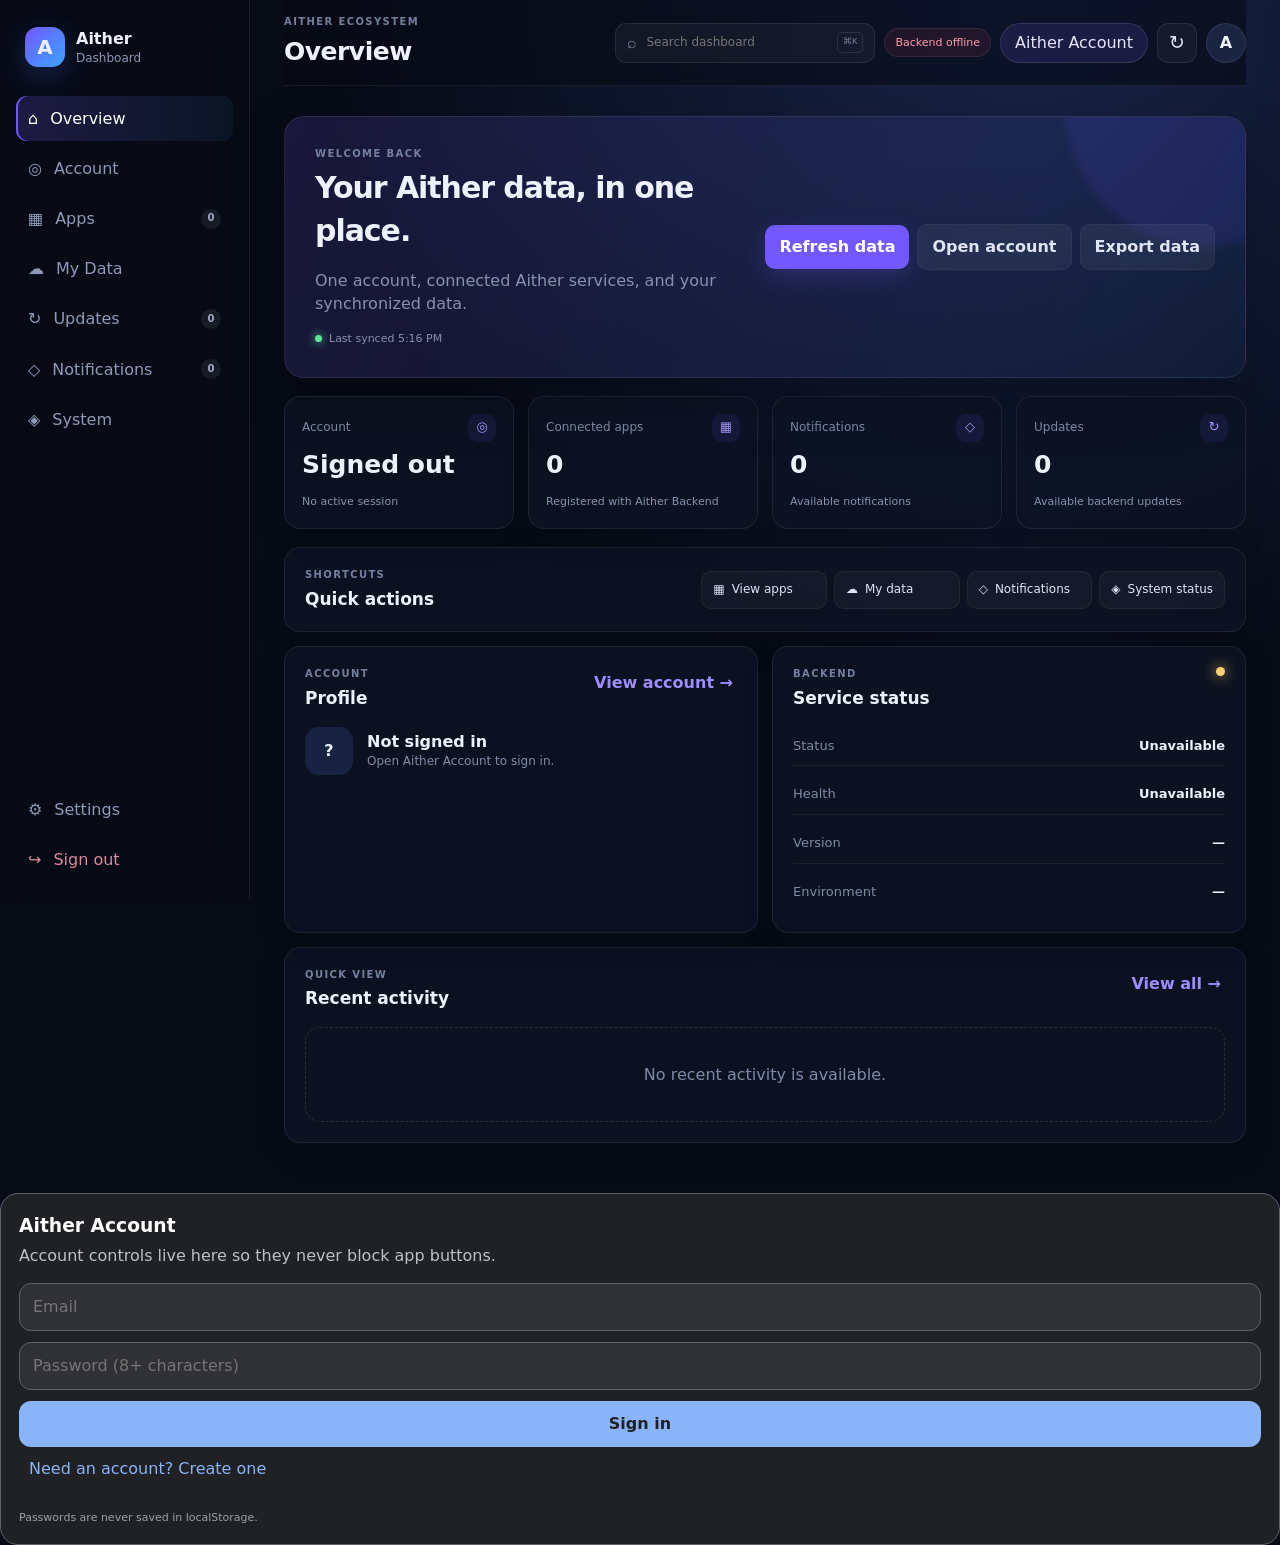
<file: index.html>
<!doctype html>
<html lang="en">
<head>
<meta charset="utf-8">
<meta name="viewport" content="width=device-width,initial-scale=1,viewport-fit=cover">
<meta name="theme-color" content="#0b1020">
<meta name="description" content="Aither Dashboard — your connected Aither account and backend data in one place.">
<link rel="icon" href="./aither-icon.svg" type="image/svg+xml">
<link rel="apple-touch-icon" href="./aither-icon.svg">
<title>Aither Dashboard</title>
<link rel="stylesheet" href="styles.css?v=20260907-3">
</head>
<body>
<div class="app-shell">
<aside class="sidebar" id="sidebar">
  <div class="brand"><div class="brand-mark">A</div><div><strong>Aither</strong><span>Dashboard</span></div></div>
  <nav aria-label="Dashboard navigation">
    <button class="nav-item active" data-view="overview">⌂ <span>Overview</span></button>
    <button class="nav-item" data-view="account">◎ <span>Account</span></button>
    <button class="nav-item" data-view="apps">▦ <span>Apps</span><b class="nav-badge" id="appsBadge">0</b></button>
    <button class="nav-item" data-view="data">☁ <span>My Data</span></button>
    <button class="nav-item" data-view="updates">↻ <span>Updates</span><b class="nav-badge" id="updatesBadge">0</b></button>
    <button class="nav-item" data-view="notifications">◇ <span>Notifications</span><b class="nav-badge" id="notificationsBadge">0</b></button>
    <button class="nav-item" data-view="system">◈ <span>System</span></button>
  </nav>
  <div class="sidebar-bottom">
    <button id="settingsBtn" class="nav-item">⚙ <span>Settings</span></button>
    <button id="logoutBtn" class="nav-item danger">↪ <span>Sign out</span></button>
  </div>
</aside>
<div class="sidebar-backdrop" id="sidebarBackdrop" aria-hidden="true"></div>
<main class="main">
<header class="topbar">
  <button class="mobile-menu" id="menuBtn" aria-label="Open navigation" aria-controls="sidebar" aria-expanded="false">☰</button>
  <div><p class="eyebrow">AITHER ECOSYSTEM</p><h1 id="pageTitle">Overview</h1></div>
  <div class="top-actions">
    <div class="search-wrap"><span>⌕</span><input id="globalSearch" type="search" placeholder="Search dashboard" aria-label="Search dashboard"><kbd>⌘K</kbd></div>
    <span id="connectionPill" class="pill muted">Checking…</span>
    <button id="accountButton" class="account-button" type="button">Aither Account</button>
    <button id="refreshBtn" class="icon-btn" title="Refresh" aria-label="Refresh">↻</button>
    <div class="avatar" id="avatar" aria-label="Account">A</div>
  </div>
</header>
<section id="view-overview" class="view active-view">
  <div class="hero">
    <div class="hero-copy">
      <p class="eyebrow">WELCOME BACK</p><h2 id="welcome">Your Aither data, in one place.</h2>
      <p class="muted-text">One account, connected Aither services, and your synchronized data.</p>
      <div class="sync-line"><span class="live-dot"></span><span id="lastSync">Waiting for first sync…</span></div>
    </div>
    <div class="hero-actions"><button class="primary" id="heroRefresh">Refresh data</button><button class="secondary" id="heroAccount" type="button">Open account</button><button class="secondary" id="exportData" type="button">Export data</button></div>
  </div>
  <div class="cards four">
    <article class="stat"><div class="stat-top"><span>Account</span><i>◎</i></div><strong id="accountState">—</strong><small id="accountEmail">—</small></article>
    <article class="stat"><div class="stat-top"><span>Connected apps</span><i>▦</i></div><strong id="appCount">—</strong><small>Registered with Aither Backend</small></article>
    <article class="stat"><div class="stat-top"><span>Notifications</span><i>◇</i></div><strong id="notificationCount">—</strong><small>Available notifications</small></article>
    <article class="stat"><div class="stat-top"><span>Updates</span><i>↻</i></div><strong id="updateCount">—</strong><small>Available backend updates</small></article>
  </div>
  <div class="quick-actions panel">
    <div><p class="eyebrow">SHORTCUTS</p><h3>Quick actions</h3></div>
    <div class="quick-grid"><button data-view-jump="apps">▦ <span>View apps</span></button><button data-view-jump="data">☁ <span>My data</span></button><button data-view-jump="notifications">◇ <span>Notifications</span></button><button data-view-jump="system">◈ <span>System status</span></button></div>
  </div>
  <div class="grid two">
    <section class="panel"><div class="panel-head"><div><p class="eyebrow">ACCOUNT</p><h3>Profile</h3></div><button class="text-btn" data-view-jump="account">View account →</button></div><div id="profileCard" class="profile"></div></section>
    <section class="panel"><div class="panel-head"><div><p class="eyebrow">BACKEND</p><h3>Service status</h3></div><span id="statusDot" class="status-dot"></span></div><div id="statusCard" class="data-list"></div></section>
  </div>
  <section class="panel activity-panel"><div class="panel-head"><div><p class="eyebrow">QUICK VIEW</p><h3>Recent activity</h3></div><button class="text-btn" data-view-jump="notifications">View all →</button></div><div id="recentActivity" class="stack compact"></div></section>
</section>
<section id="view-account" class="view"><div class="section-title"><p class="eyebrow">ACCOUNT</p><h2>Account data</h2><p class="muted-text">The account currently authenticated by Aither Backend.</p></div><section class="panel"><div id="accountDetails" class="detail-grid"></div></section></section>
<section id="view-apps" class="view"><div class="section-title"><p class="eyebrow">ECOSYSTEM</p><h2>Your apps</h2><p class="muted-text">Apps returned by Aither Backend.</p></div><div id="appsList" class="cards"></div></section>
<section id="view-data" class="view"><div class="section-title"><p class="eyebrow">CLOUD</p><h2>My Aither Data</h2><p class="muted-text">Your synced Notes, Clock, Calculator, Maps, AI, Web, Weather, Apps, and Aither data, grouped by service.</p></div><div id="cloudDataList" class="cards"></div></section>
<section id="view-updates" class="view"><div class="section-title"><p class="eyebrow">UPDATES</p><h2>Updates</h2><p class="muted-text">Data returned by Aither Backend.</p></div><div id="updatesList" class="stack searchable"></div></section>
<section id="view-notifications" class="view"><div class="section-title"><p class="eyebrow">ACTIVITY</p><h2>Notifications</h2><p class="muted-text">Data returned by Aither Backend.</p></div><div id="notificationsList" class="stack searchable"></div></section>
<section id="view-system" class="view"><div class="section-title"><p class="eyebrow">BACKEND</p><h2>System information</h2><p class="muted-text">Public backend status, version, health, and configuration.</p></div><div id="systemDetails" class="cards three"></div></section>
<section id="view-settings" class="view"><div class="section-title"><p class="eyebrow">PREFERENCES</p><h2>Settings</h2><p class="muted-text">Configure how this dashboard connects to Aither Backend.</p></div><section class="panel settings-panel"><label>Backend URL<input id="backendUrl" type="url" placeholder="https://aitherbackend.onrender.com" autocomplete="url"></label><p class="hint">Production uses the shared Aither Backend automatically. Only change this for local development or another compatible deployment.</p><div class="setting-row"><span><strong>Auto refresh</strong><small>Refresh dashboard data every 60 seconds.</small></span><input id="autoRefresh" type="checkbox" checked></div><div class="setting-row"><span><strong>Remember search</strong><small>Keep your dashboard search when you return.</small></span><input id="rememberSearch" type="checkbox"></div><div class="setting-row"><span><strong>Force update</strong><small>Clear cached app files and reload the latest GitHub Pages version.</small></span><button class="secondary" id="forceUpdate" type="button">Force update</button></div><div class="hero-actions"><button class="primary" id="saveSettings">Save settings</button><button class="secondary" id="testBackend">Test connection</button><button class="secondary" id="forceRefresh">Refresh now</button></div><div id="connectionDetails" class="hint" aria-live="polite"></div></section></section>
</main>
</div>
<div id="toast" class="toast" role="status" aria-live="polite"></div>
<script src="app.js?v=20260907-3"></script><script src="aither-account.js?v=20260907-2"></script><script src="aither-google-v2.js?v=1"></script>
<script>document.getElementById('heroAccount')?.addEventListener('click',()=>window.AitherAccount?.open());document.getElementById('accountButton')?.addEventListener('click',()=>window.AitherAccount?.open());</script>
</body>
</html>
</file>
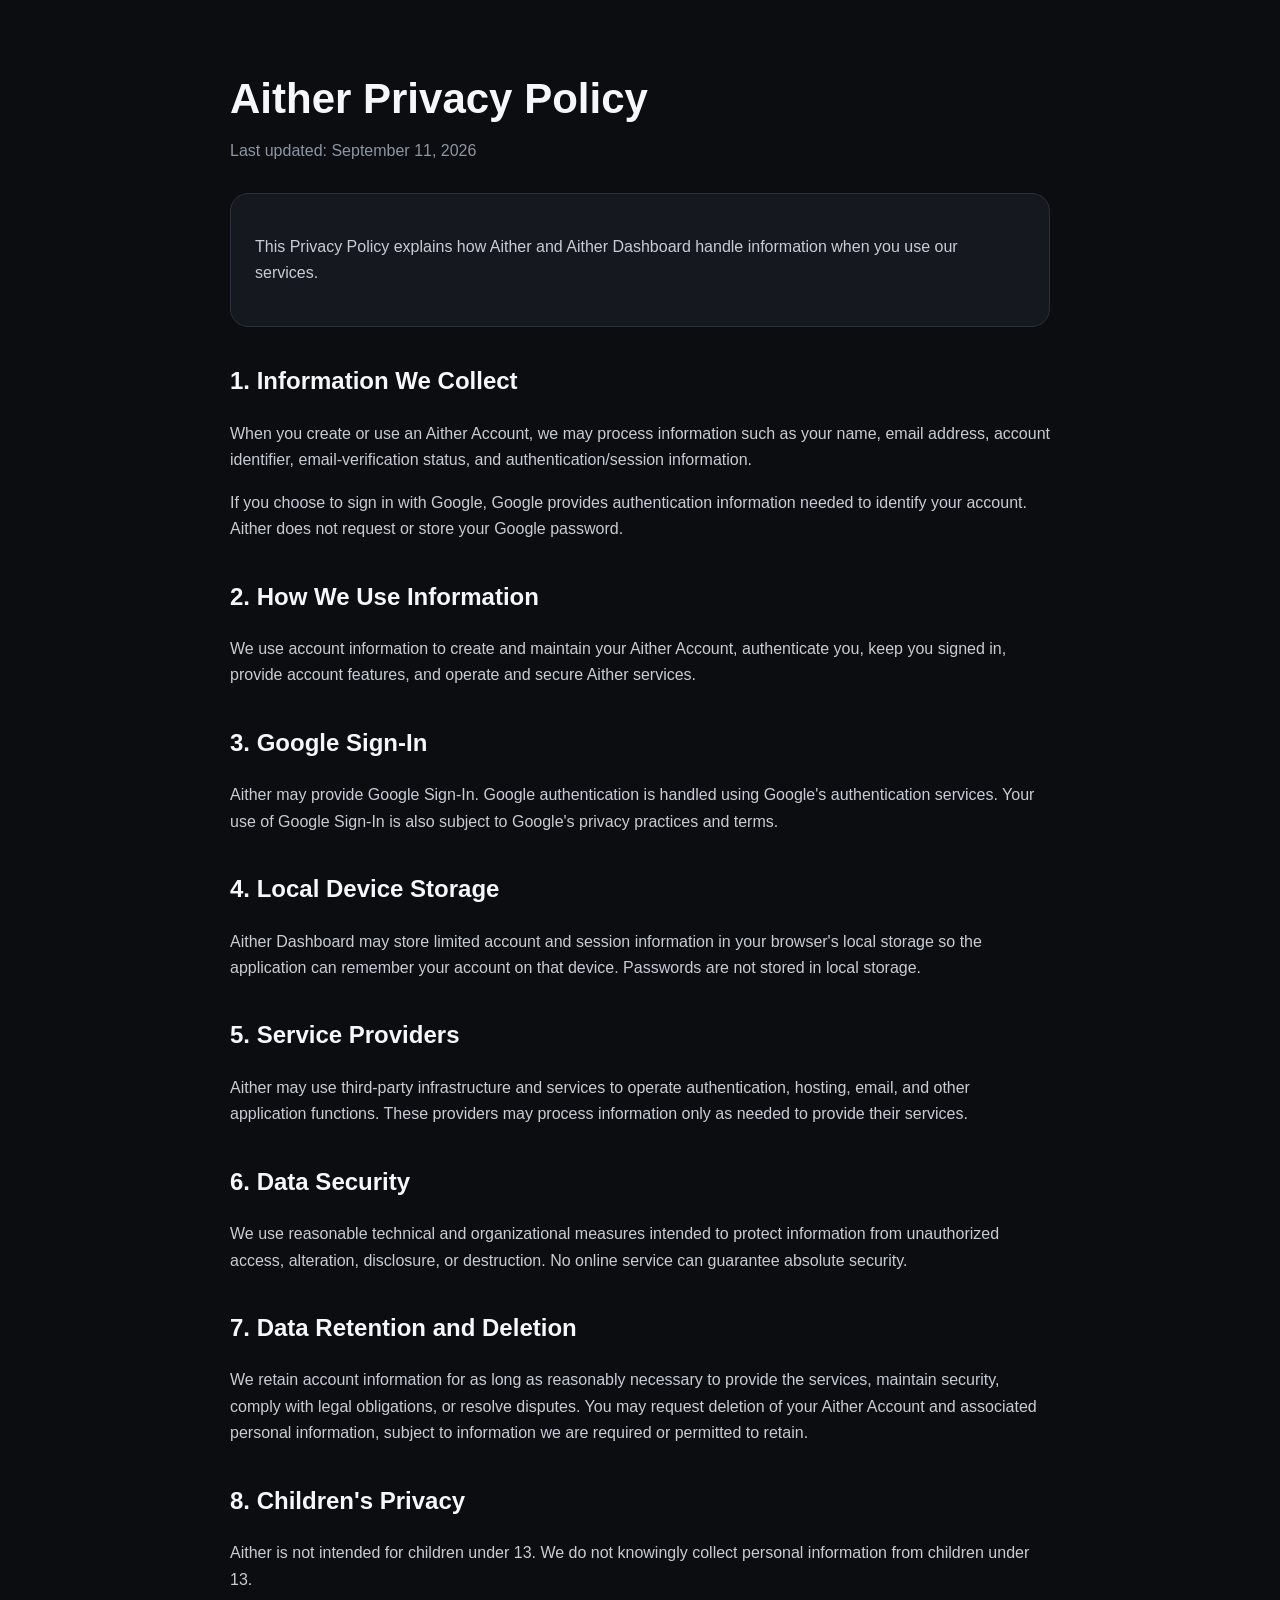
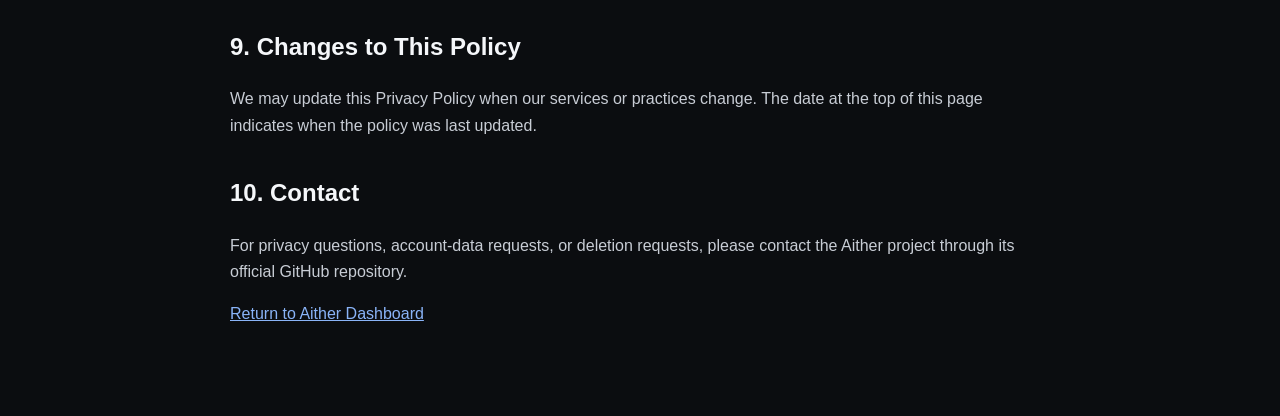
<file: privacy.html>
<!doctype html>
<html lang="en">
<head>
  <meta charset="utf-8">
  <meta name="viewport" content="width=device-width, initial-scale=1">
  <title>Aither Privacy Policy</title>
  <meta name="description" content="Privacy Policy for Aither and Aither Dashboard.">
  <style>
    :root { color-scheme: dark; }
    body { margin: 0; font-family: -apple-system, BlinkMacSystemFont, "Segoe UI", sans-serif; background: #0b0d10; color: #f5f7fa; line-height: 1.65; }
    main { max-width: 820px; margin: 0 auto; padding: 48px 22px 72px; }
    h1 { font-size: 42px; line-height: 1.1; margin-bottom: 8px; }
    h2 { margin-top: 34px; font-size: 24px; }
    p, li { color: #c8cdd5; }
    .updated { color: #8e96a3; }
    a { color: #8ab4f8; }
    .card { background: #15191f; border: 1px solid #2a3038; border-radius: 18px; padding: 24px; margin-top: 28px; }
  </style>
</head>
<body>
  <main>
    <h1>Aither Privacy Policy</h1>
    <p class="updated">Last updated: September 11, 2026</p>

    <div class="card">
      <p>This Privacy Policy explains how Aither and Aither Dashboard handle information when you use our services.</p>
    </div>

    <h2>1. Information We Collect</h2>
    <p>When you create or use an Aither Account, we may process information such as your name, email address, account identifier, email-verification status, and authentication/session information.</p>
    <p>If you choose to sign in with Google, Google provides authentication information needed to identify your account. Aither does not request or store your Google password.</p>

    <h2>2. How We Use Information</h2>
    <p>We use account information to create and maintain your Aither Account, authenticate you, keep you signed in, provide account features, and operate and secure Aither services.</p>

    <h2>3. Google Sign-In</h2>
    <p>Aither may provide Google Sign-In. Google authentication is handled using Google's authentication services. Your use of Google Sign-In is also subject to Google's privacy practices and terms.</p>

    <h2>4. Local Device Storage</h2>
    <p>Aither Dashboard may store limited account and session information in your browser's local storage so the application can remember your account on that device. Passwords are not stored in local storage.</p>

    <h2>5. Service Providers</h2>
    <p>Aither may use third-party infrastructure and services to operate authentication, hosting, email, and other application functions. These providers may process information only as needed to provide their services.</p>

    <h2>6. Data Security</h2>
    <p>We use reasonable technical and organizational measures intended to protect information from unauthorized access, alteration, disclosure, or destruction. No online service can guarantee absolute security.</p>

    <h2>7. Data Retention and Deletion</h2>
    <p>We retain account information for as long as reasonably necessary to provide the services, maintain security, comply with legal obligations, or resolve disputes. You may request deletion of your Aither Account and associated personal information, subject to information we are required or permitted to retain.</p>

    <h2>8. Children's Privacy</h2>
    <p>Aither is not intended for children under 13. We do not knowingly collect personal information from children under 13.</p>

    <h2>9. Changes to This Policy</h2>
    <p>We may update this Privacy Policy when our services or practices change. The date at the top of this page indicates when the policy was last updated.</p>

    <h2>10. Contact</h2>
    <p>For privacy questions, account-data requests, or deletion requests, please contact the Aither project through its official GitHub repository.</p>

    <p><a href="./">Return to Aither Dashboard</a></p>
  </main>
</body>
</html>
</file>
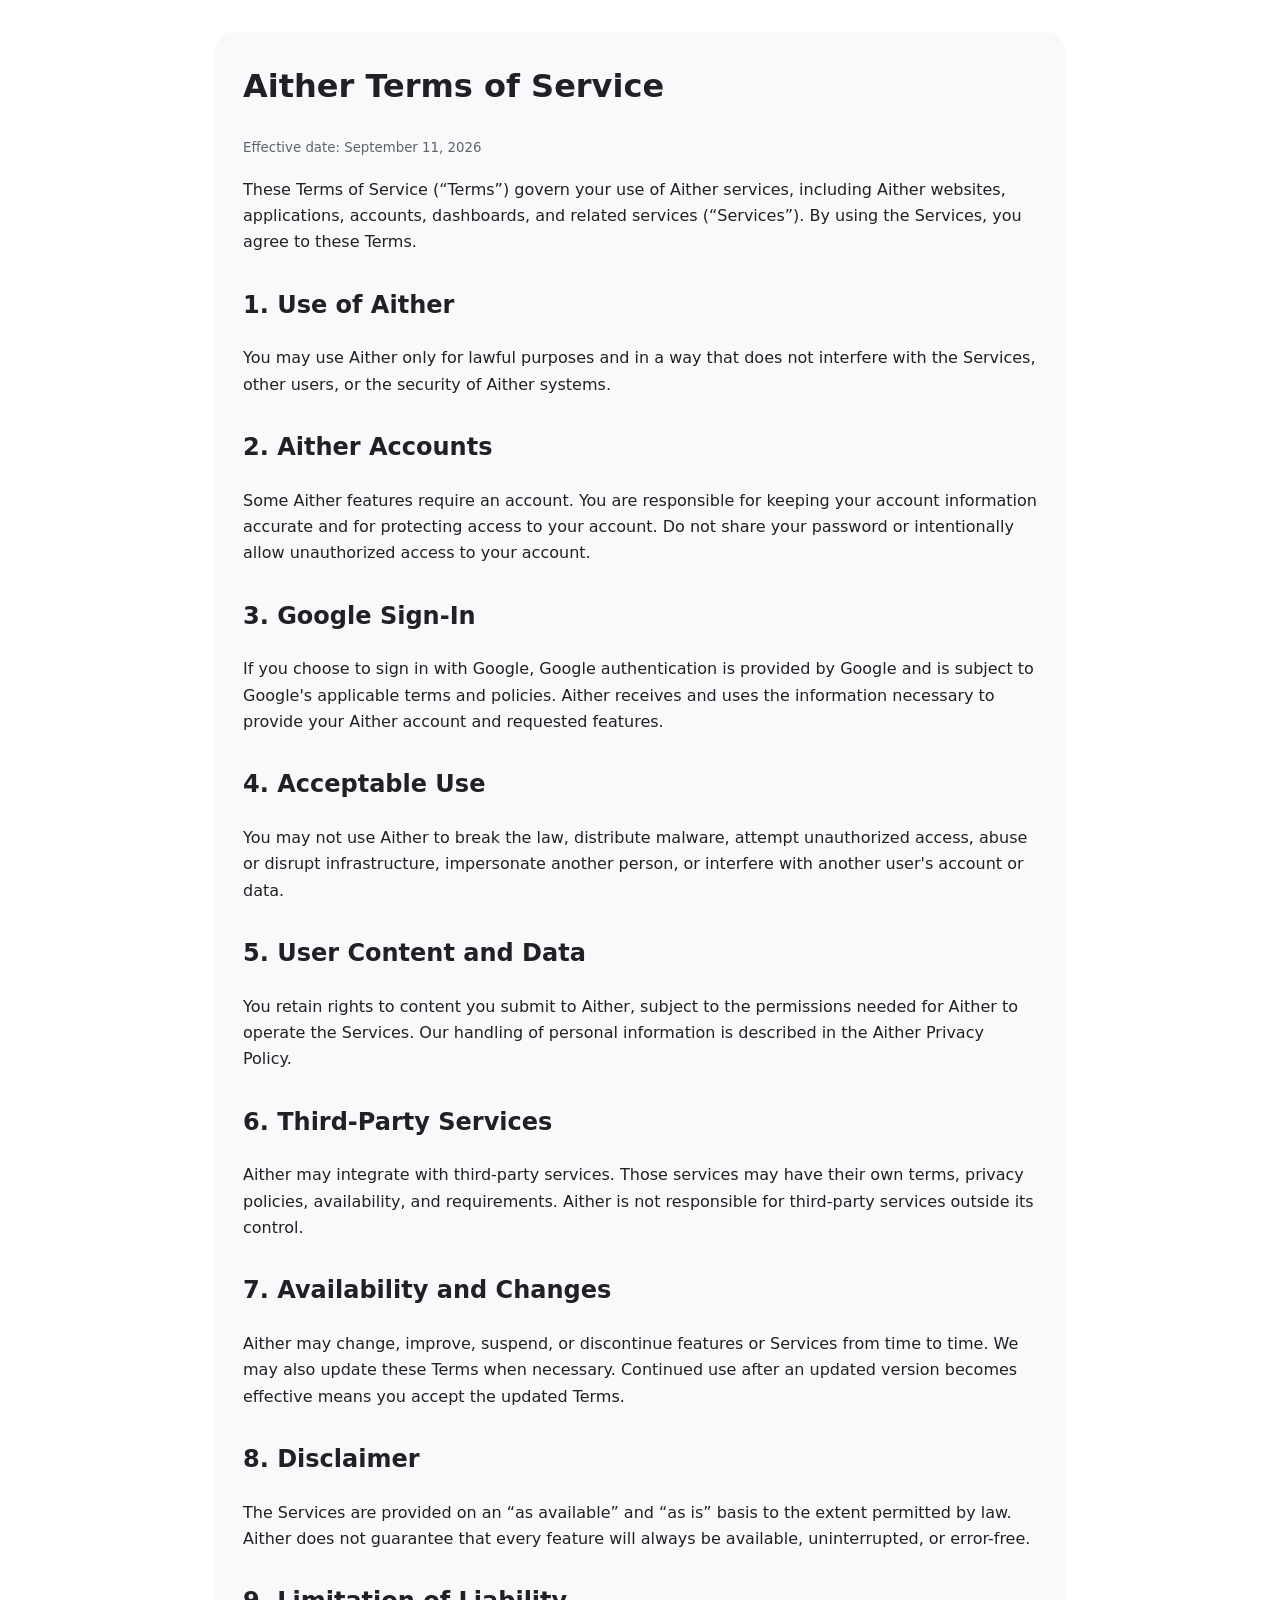
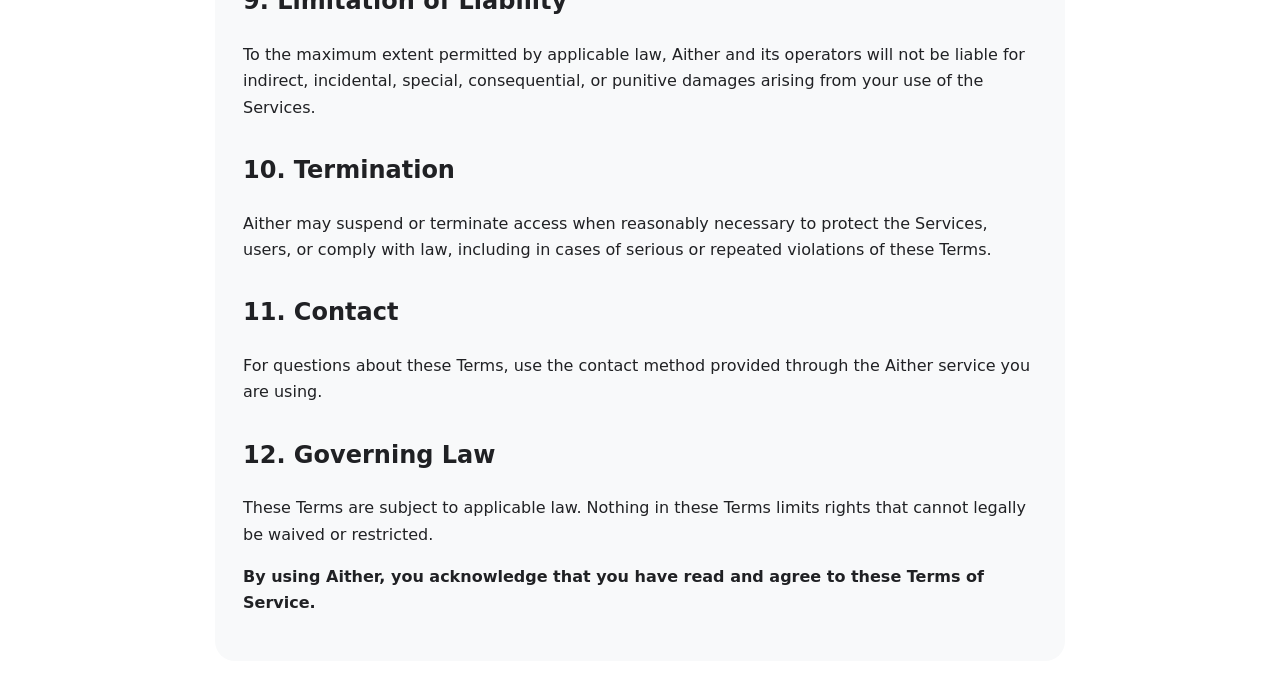
<file: terms.html>
<!doctype html>
<html lang="en">
<head>
  <meta charset="utf-8">
  <meta name="viewport" content="width=device-width,initial-scale=1">
  <title>Aither Terms of Service</title>
  <style>
    :root{color-scheme:light dark}body{font-family:system-ui,-apple-system,BlinkMacSystemFont,"Segoe UI",sans-serif;line-height:1.65;max-width:850px;margin:0 auto;padding:32px 20px;background:#fff;color:#202124}main{background:#f8f9fa;border-radius:20px;padding:28px}h1{margin-top:0}h2{margin-top:30px}small{color:#5f6368}@media(prefers-color-scheme:dark){body{background:#111;color:#f1f3f4}main{background:#1b1c1e}small{color:#bdc1c6}}
  </style>
</head>
<body>
<main>
  <h1>Aither Terms of Service</h1>
  <small>Effective date: September 11, 2026</small>

  <p>These Terms of Service (“Terms”) govern your use of Aither services, including Aither websites, applications, accounts, dashboards, and related services (“Services”). By using the Services, you agree to these Terms.</p>

  <h2>1. Use of Aither</h2>
  <p>You may use Aither only for lawful purposes and in a way that does not interfere with the Services, other users, or the security of Aither systems.</p>

  <h2>2. Aither Accounts</h2>
  <p>Some Aither features require an account. You are responsible for keeping your account information accurate and for protecting access to your account. Do not share your password or intentionally allow unauthorized access to your account.</p>

  <h2>3. Google Sign-In</h2>
  <p>If you choose to sign in with Google, Google authentication is provided by Google and is subject to Google's applicable terms and policies. Aither receives and uses the information necessary to provide your Aither account and requested features.</p>

  <h2>4. Acceptable Use</h2>
  <p>You may not use Aither to break the law, distribute malware, attempt unauthorized access, abuse or disrupt infrastructure, impersonate another person, or interfere with another user's account or data.</p>

  <h2>5. User Content and Data</h2>
  <p>You retain rights to content you submit to Aither, subject to the permissions needed for Aither to operate the Services. Our handling of personal information is described in the Aither Privacy Policy.</p>

  <h2>6. Third-Party Services</h2>
  <p>Aither may integrate with third-party services. Those services may have their own terms, privacy policies, availability, and requirements. Aither is not responsible for third-party services outside its control.</p>

  <h2>7. Availability and Changes</h2>
  <p>Aither may change, improve, suspend, or discontinue features or Services from time to time. We may also update these Terms when necessary. Continued use after an updated version becomes effective means you accept the updated Terms.</p>

  <h2>8. Disclaimer</h2>
  <p>The Services are provided on an “as available” and “as is” basis to the extent permitted by law. Aither does not guarantee that every feature will always be available, uninterrupted, or error-free.</p>

  <h2>9. Limitation of Liability</h2>
  <p>To the maximum extent permitted by applicable law, Aither and its operators will not be liable for indirect, incidental, special, consequential, or punitive damages arising from your use of the Services.</p>

  <h2>10. Termination</h2>
  <p>Aither may suspend or terminate access when reasonably necessary to protect the Services, users, or comply with law, including in cases of serious or repeated violations of these Terms.</p>

  <h2>11. Contact</h2>
  <p>For questions about these Terms, use the contact method provided through the Aither service you are using.</p>

  <h2>12. Governing Law</h2>
  <p>These Terms are subject to applicable law. Nothing in these Terms limits rights that cannot legally be waived or restricted.</p>

  <p><strong>By using Aither, you acknowledge that you have read and agree to these Terms of Service.</strong></p>
</main>
</body>
</html>
</file>
<file: styles.css>
*{box-sizing:border-box}:root{color-scheme:dark;--bg:#070b16;--surface:rgba(14,20,36,.78);--surface-2:rgba(255,255,255,.045);--border:rgba(255,255,255,.08);--text:#eef2ff;--muted:#8792ad;--accent:#7358ff;--accent-2:#3ba4ff;--success:#5be49a;--danger:#ff8f9e;--shadow:0 20px 55px rgba(0,0,0,.22)}html,body{margin:0;min-height:100%;font-family:Inter,ui-sans-serif,system-ui,-apple-system,BlinkMacSystemFont,"Segoe UI",sans-serif;background:var(--bg);color:var(--text);line-height:1.45;-webkit-text-size-adjust:100%;scroll-behavior:smooth}body{background:radial-gradient(circle at 80% 0%,#182448 0,#070b16 38%),var(--bg);overflow-x:hidden}button,input{font:inherit}button{-webkit-tap-highlight-color:transparent}.app-shell{display:flex;min-height:100vh}.sidebar{width:250px;position:fixed;inset:0 auto 0 0;padding:22px 16px;background:rgba(7,11,22,.86);border-right:1px solid var(--border);backdrop-filter:blur(24px);-webkit-backdrop-filter:blur(24px);z-index:40;transition:transform .22s ease}.brand{display:flex;gap:11px;align-items:center;padding:5px 9px 28px}.brand-mark{width:40px;height:40px;border-radius:13px;display:grid;place-items:center;font-weight:900;font-size:20px;background:linear-gradient(135deg,var(--accent),var(--accent-2));box-shadow:0 10px 30px rgba(78,107,255,.25)}.brand strong,.brand span{display:block}.brand strong{font-size:16px}.brand span{font-size:12px;color:#8d98b7}.sidebar nav,.sidebar-bottom{display:grid;gap:5px}.sidebar-bottom{position:absolute;left:16px;right:16px;bottom:18px}.nav-item{position:relative;border:0;background:transparent;color:#8f9ab8;padding:11px 12px;border-radius:11px;text-align:left;font:inherit;cursor:pointer;display:flex;gap:12px;align-items:center;transition:background .18s,color .18s,transform .18s}.nav-item:hover,.nav-item:focus-visible{background:rgba(255,255,255,.06);color:#fff;outline:none}.nav-item:active{transform:scale(.98)}.nav-item.active{background:linear-gradient(90deg,rgba(124,92,255,.2),rgba(59,164,255,.07));color:#fff;box-shadow:inset 2px 0 var(--accent)}.nav-badge{margin-left:auto;min-width:20px;height:20px;padding:0 6px;border-radius:999px;display:grid;place-items:center;background:rgba(255,255,255,.07);color:#9ea9c2;font-size:10px;font-weight:800}.nav-item.active .nav-badge{background:rgba(115,88,255,.22);color:#d5ceff}.nav-item.danger{color:#d98b9c}.main{margin-left:250px;width:calc(100% - 250px);padding:0 34px 50px}.topbar{height:86px;display:flex;align-items:center;justify-content:space-between;gap:16px;border-bottom:1px solid rgba(255,255,255,.07);position:sticky;top:0;background:rgba(7,11,22,.62);backdrop-filter:blur(18px);-webkit-backdrop-filter:blur(18px);z-index:15}.eyebrow{margin:0 0 4px;color:#74809e;font-size:10px;font-weight:800;letter-spacing:.14em}.topbar h1,.section-title h2,.hero h2{margin:0}.topbar h1{font-size:25px;letter-spacing:-.02em}.top-actions{display:flex;align-items:center;gap:9px}.search-wrap{display:flex;align-items:center;gap:7px;height:40px;width:min(260px,28vw);padding:0 11px;border:1px solid var(--border);background:var(--surface-2);border-radius:11px;color:#7f8aa6;transition:.2s}.search-wrap input{width:100%;border:0;outline:0;background:transparent;color:var(--text);font-size:12px;min-width:0}.search-wrap:focus-within{border-color:var(--accent);box-shadow:0 0 0 3px rgba(115,88,255,.13);background:rgba(255,255,255,.065)}kbd{font-size:9px;padding:3px 5px;border:1px solid rgba(255,255,255,.1);border-radius:5px;color:#737e99;white-space:nowrap}.pill{padding:6px 10px;border-radius:999px;font-size:11px;border:1px solid var(--border);white-space:nowrap}.pill.ok{color:#8ff0bb;background:rgba(50,190,116,.1)}.pill.bad{color:#ff9ca9;background:rgba(220,65,86,.1)}.pill.muted{color:#aab3ca}.icon-btn,.mobile-menu{width:40px;height:40px;border:1px solid var(--border);background:var(--surface-2);color:#dfe5f7;border-radius:11px;cursor:pointer;font-size:19px}.mobile-menu{display:none}.icon-btn:hover,.icon-btn:focus-visible,.mobile-menu:hover,.mobile-menu:focus-visible{background:rgba(255,255,255,.09);outline:none}.account-button{height:40px;border:1px solid rgba(255,255,255,.1);background:rgba(124,92,255,.14);color:#e9e5ff;border-radius:999px;padding:0 14px;font:700 12px inherit;cursor:pointer;white-space:nowrap;transition:.18s}.account-button:hover,.account-button:focus-visible{background:rgba(124,92,255,.25);outline:none}.avatar{width:40px;height:40px;border-radius:50%;display:grid;place-items:center;background:#1b2542;border:1px solid var(--border);font-weight:700}.view{display:none;padding-top:30px;animation:viewIn .22s ease}.active-view{display:block}@keyframes viewIn{from{opacity:0;transform:translateY(5px)}to{opacity:1;transform:none}}.hero{position:relative;overflow:hidden;display:flex;justify-content:space-between;align-items:center;gap:20px;padding:30px;border:1px solid var(--border);border-radius:20px;background:linear-gradient(120deg,rgba(124,92,255,.16),rgba(54,156,255,.06));margin-bottom:18px;box-shadow:var(--shadow)}.hero:after{content:"";position:absolute;width:280px;height:280px;right:-100px;top:-150px;border-radius:50%;background:rgba(93,76,255,.13);filter:blur(5px);pointer-events:none}.hero-copy{position:relative;z-index:1}.hero h2{font-size:30px;letter-spacing:-.035em}.muted-text,.hint,small{color:var(--muted)}.sync-line{display:flex;align-items:center;gap:7px;margin-top:12px;font-size:11px;color:var(--muted)}.live-dot{width:7px;height:7px;border-radius:50%;background:var(--success);box-shadow:0 0 10px var(--success)}.hero-actions{display:flex;align-items:center;gap:8px;flex-shrink:0;flex-wrap:wrap;position:relative;z-index:1}.primary,.secondary,.text-btn{border:0;border-radius:10px;padding:10px 14px;font:inherit;font-weight:650;cursor:pointer;transition:transform .15s,filter .15s,background .15s}.primary{background:var(--accent);color:#fff;box-shadow:0 8px 25px rgba(115,88,255,.2)}.primary:hover,.primary:focus-visible{filter:brightness(1.08);outline:none}.secondary{background:rgba(255,255,255,.06);color:#dfe5f7;border:1px solid rgba(255,255,255,.045)}.secondary:hover,.secondary:focus-visible{background:rgba(255,255,255,.1);outline:none}.primary:active,.secondary:active{transform:translateY(1px)}.primary:disabled,.secondary:disabled{opacity:.55;cursor:wait}.text-btn{background:transparent;color:#9f8cff;padding:4px}.text-btn:hover,.text-btn:focus-visible{text-decoration:underline;outline:none}.cards{display:grid;grid-template-columns:repeat(2,minmax(0,1fr));gap:14px}.cards.four{grid-template-columns:repeat(4,minmax(0,1fr));margin-bottom:18px}.cards.three{grid-template-columns:repeat(3,minmax(0,1fr))}.stat,.panel,.item-card{background:var(--surface);border:1px solid rgba(255,255,255,.075);border-radius:16px;box-shadow:0 10px 30px rgba(0,0,0,.12)}.stat{padding:17px;transition:transform .18s,border-color .18s,box-shadow .18s}.stat:hover,.item-card:hover{transform:translateY(-2px);border-color:rgba(124,92,255,.25);box-shadow:0 16px 38px rgba(0,0,0,.17)}.stat-top{display:flex;align-items:center;justify-content:space-between;gap:8px}.stat span{display:block;color:#7f8aa6;font-size:12px}.stat i{font-style:normal;width:28px;height:28px;border-radius:9px;display:grid;place-items:center;background:rgba(115,88,255,.1);color:#a99cff;font-size:13px}.stat strong{display:block;font-size:25px;margin:5px 0}.stat small{font-size:11px}.quick-actions{display:flex;align-items:center;justify-content:space-between;gap:20px;margin-bottom:14px;padding:16px 18px}.quick-actions h3{margin:0;font-size:15px}.quick-grid{display:grid;grid-template-columns:repeat(4,minmax(90px,1fr));gap:7px}.quick-grid button{border:1px solid rgba(255,255,255,.06);background:rgba(255,255,255,.035);color:#dfe5f7;border-radius:10px;padding:9px 11px;display:flex;align-items:center;gap:7px;cursor:pointer;font-size:12px;transition:.18s}.quick-grid button:hover,.quick-grid button:focus-visible{background:rgba(115,88,255,.13);border-color:rgba(115,88,255,.25);outline:none}.grid{display:grid;gap:14px}.grid.two{grid-template-columns:1fr 1fr}.panel{padding:20px}.panel-head{display:flex;align-items:flex-start;justify-content:space-between;gap:12px;margin-bottom:16px}.panel h3{margin:0;font-size:17px}.profile{display:flex;gap:14px;align-items:center}.profile-avatar{width:48px;height:48px;border-radius:14px;display:grid;place-items:center;background:#182344;font-weight:800}.profile strong,.profile span{display:block}.profile span{font-size:12px;color:#818ca8}.data-list{display:grid;gap:9px}.data-row{display:flex;justify-content:space-between;gap:15px;padding:10px 0;border-bottom:1px solid rgba(255,255,255,.06);font-size:13px}.data-row:last-child{border-bottom:0}.data-row span:first-child{color:#7f8aa6}.status-dot{width:9px;height:9px;border-radius:50%;background:#ff9ca9;box-shadow:0 0 14px #ff9ca9}.status-dot.healthy{background:var(--success);box-shadow:0 0 14px var(--success)}.status-dot.warning{background:#ffcf70;box-shadow:0 0 14px #ffcf70}.section-title{margin-bottom:20px}.section-title h2{font-size:30px;letter-spacing:-.03em}.detail-grid{display:grid;grid-template-columns:repeat(2,1fr);gap:0 25px}.detail{padding:15px 0;border-bottom:1px solid rgba(255,255,255,.06)}.detail label{display:block;color:#7f8aa6;font-size:11px;margin-bottom:4px}.stack{display:grid;gap:12px}.stack.compact{gap:7px}.item-card{padding:17px}.item-card h3{margin:0 0 5px;font-size:15px}.item-card p{margin:0;color:#8792ad;font-size:13px}.activity-panel{margin-top:14px}.activity-row{display:flex;align-items:center;gap:12px;padding:9px 0;border-bottom:1px solid rgba(255,255,255,.06)}.activity-row:last-child{border-bottom:0}.activity-icon{width:34px;height:34px;display:grid;place-items:center;border-radius:10px;background:rgba(115,88,255,.12);color:#b7aaff}.activity-row strong,.activity-row small{display:block}.activity-row strong{font-size:13px}.activity-row small{font-size:11px;margin-top:2px}.empty{padding:35px;text-align:center;color:#7f8aa6;border:1px dashed rgba(255,255,255,.12);border-radius:15px}.settings-panel{max-width:700px}.settings-panel label{display:block;font-size:13px;color:#aeb7cb;font-weight:650}.settings-panel input[type=url]{display:block;width:100%;margin-top:8px;padding:12px;border-radius:10px;border:1px solid rgba(255,255,255,.1);background:#090e1b;color:#fff;outline:none}.settings-panel input[type=url]:focus{border-color:var(--accent);box-shadow:0 0 0 3px rgba(115,88,255,.16)}.hint{font-size:12px;margin:9px 0 20px}.setting-row{display:flex;justify-content:space-between;align-items:center;gap:15px;padding:15px 0;border-top:1px solid rgba(255,255,255,.06);border-bottom:1px solid rgba(255,255,255,.06);margin-bottom:18px}.setting-row strong,.setting-row small{display:block}.setting-row small{font-size:11px;margin-top:3px}.toast{position:fixed;left:50%;bottom:max(25px,env(safe-area-inset-bottom));transform:translate(-50%,20px);max-width:min(92vw,520px);background:#171f35;border:1px solid rgba(255,255,255,.1);padding:11px 15px;border-radius:10px;opacity:0;pointer-events:none;transition:.2s;z-index:120;font-size:13px;box-shadow:var(--shadow)}.toast.show{opacity:1;transform:translate(-50%,0)}[hidden]{display:none!important}code{font-family:ui-monospace,SFMono-Regular,Menlo,monospace;font-size:.9em;color:#b6aaff;overflow-wrap:anywhere}.sidebar-backdrop{display:none}@media(max-width:1100px){.search-wrap{width:200px}.cards.four{grid-template-columns:repeat(2,1fr)}.quick-actions{align-items:flex-start;flex-direction:column}.quick-grid{width:100%}}@media(max-width:900px){.sidebar{transform:translateX(-100%);box-shadow:20px 0 50px rgba(0,0,0,.35)}.sidebar.open{transform:translateX(0)}.sidebar.open~.sidebar-backdrop{display:block;position:fixed;inset:0;background:rgba(0,0,0,.48);z-index:35;cursor:pointer;touch-action:manipulation}.main{margin-left:0;width:100%;padding:0 17px 40px}.mobile-menu{display:block}.topbar{height:76px}.topbar h1{font-size:21px}.cards.four,.cards.three{grid-template-columns:repeat(2,1fr)}.grid.two{grid-template-columns:1fr}.hero{align-items:flex-start;flex-direction:column}.hero h2{font-size:24px}.hero-actions{width:100%}.hero-actions .primary,.hero-actions .secondary{flex:1}}@media(max-width:700px){.search-wrap{width:40px;padding:0 11px}.search-wrap input,.search-wrap kbd{display:none}.search-wrap:focus-within{width:180px}.search-wrap:focus-within input{display:block}.top-actions{gap:6px}.quick-grid{grid-template-columns:repeat(2,1fr)}}@media(max-width:560px){.cards,.cards.four,.cards.three{grid-template-columns:1fr}.top-actions .pill,.top-actions .avatar{display:none}.account-button{padding:0 10px}.hero{padding:21px}.panel{padding:16px}.detail-grid{grid-template-columns:1fr}.section-title h2{font-size:26px}.hero-actions .primary,.hero-actions .secondary{width:100%;flex:auto}.view{padding-top:22px}.topbar{gap:8px}.topbar>div:first-of-type{min-width:0}.topbar h1{white-space:nowrap;overflow:hidden;text-overflow:ellipsis}.search-wrap:focus-within{width:150px}.quick-actions{padding:15px}.quick-grid button{justify-content:center}}@media(prefers-reduced-motion:reduce){*,*:before,*:after{scroll-behavior:auto!important;animation:none!important;transition:none!important}}
</file>
